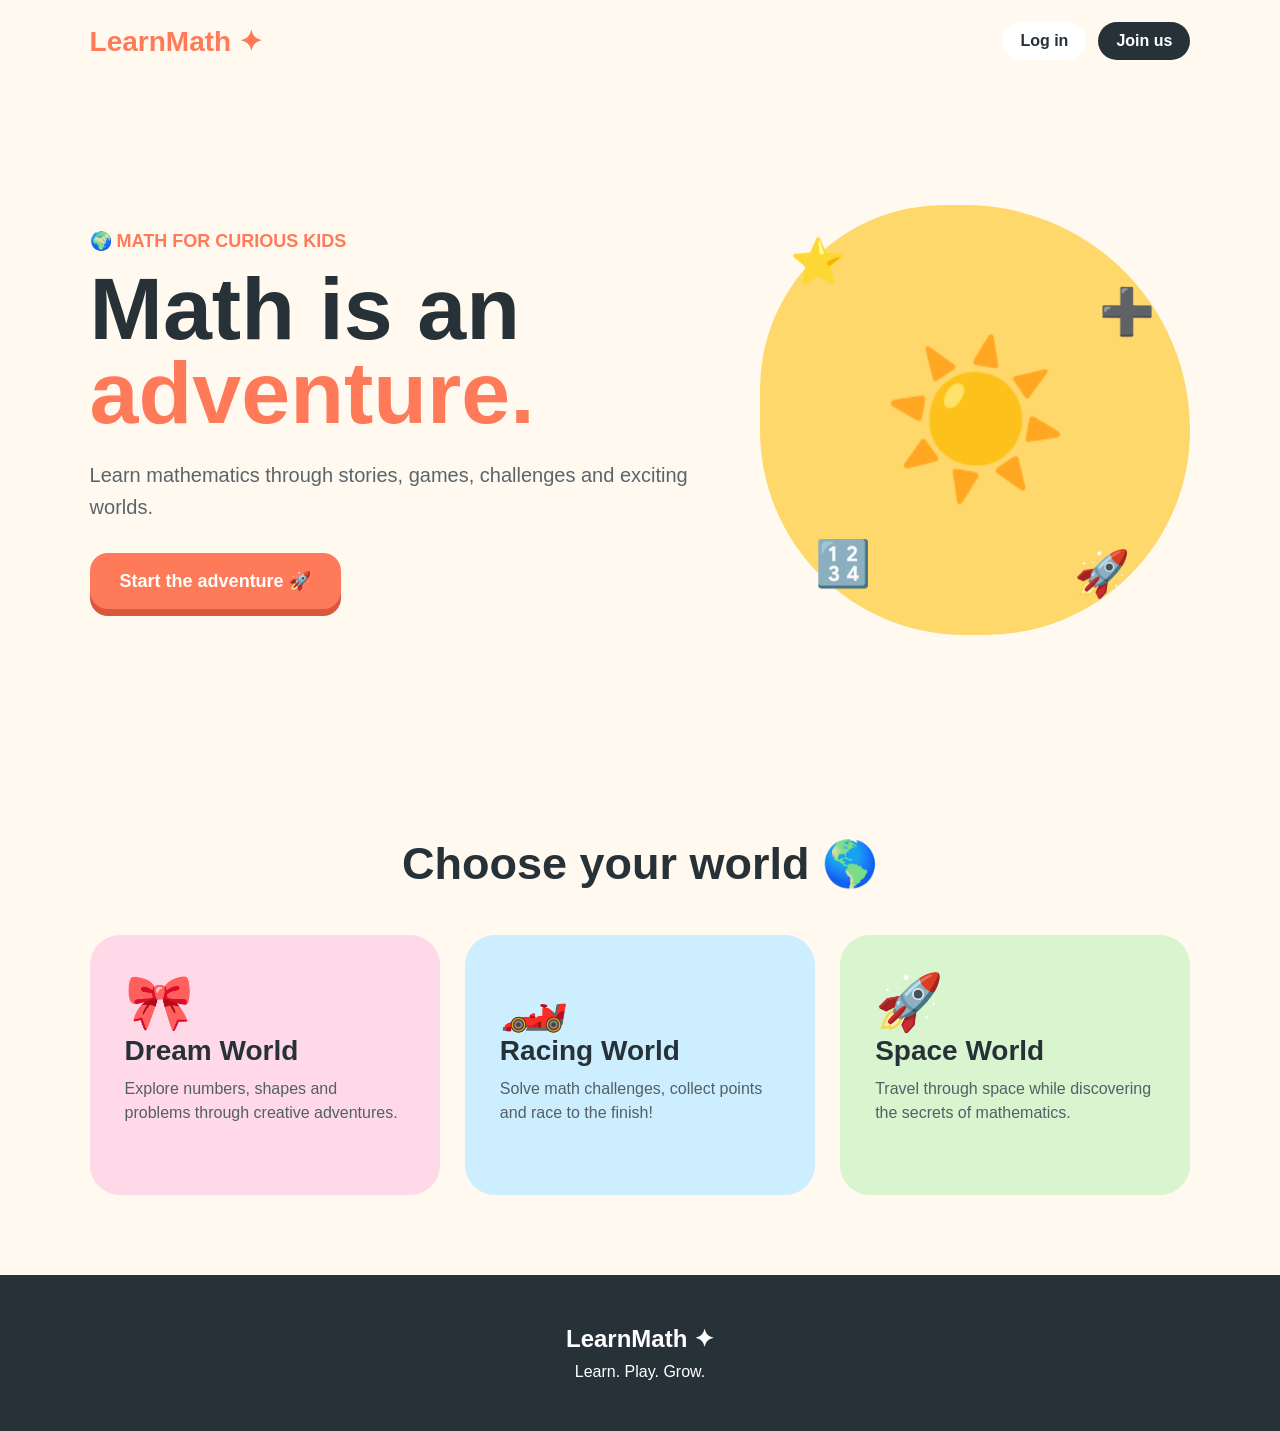
<file: index.html>
<!DOCTYPE html>
<html lang="en">
<head>
    <meta charset="UTF-8">
    <meta name="viewport" content="width=device-width, initial-scale=1.0">

    <title>LearnMath — Learn. Play. Grow.</title>

    <style>
        * {
            box-sizing: border-box;
            margin: 0;
            padding: 0;
        }

        body {
            font-family: Arial, sans-serif;
            background: #fff9ef;
            color: #263238;
        }

        /* NAVIGATION */

        nav {
            display: flex;
            justify-content: space-between;
            align-items: center;
            padding: 22px 7%;
        }

        .logo {
            font-size: 28px;
            font-weight: 800;
            color: #ff7a59;
        }

        .nav-buttons {
            display: flex;
            gap: 12px;
        }

        .nav-buttons a {
            text-decoration: none;
            color: #263238;
            font-weight: 600;
            padding: 10px 18px;
            border-radius: 20px;
        }

        .login {
            background: white;
        }

        .signup {
            background: #263238;
            color: white !important;
        }

        /* HERO */

        .hero {
            min-height: 75vh;
            display: flex;
            align-items: center;
            justify-content: space-between;
            padding: 40px 7%;
            gap: 40px;
        }

        .hero-text {
            max-width: 600px;
        }

        .small-title {
            color: #ff7a59;
            font-weight: 800;
            font-size: 18px;
            margin-bottom: 15px;
        }

        h1 {
            font-size: clamp(50px, 7vw, 88px);
            line-height: 0.95;
            margin-bottom: 25px;
        }

        h1 span {
            color: #ff7a59;
        }

        .hero-text p {
            font-size: 20px;
            line-height: 1.6;
            color: #59656b;
            margin-bottom: 30px;
        }

        .start-button {
            display: inline-block;
            background: #ff7a59;
            color: white;
            text-decoration: none;
            padding: 17px 30px;
            border-radius: 18px;
            font-size: 18px;
            font-weight: 800;
            box-shadow: 0 7px 0 #d9573a;
            transition: 0.2s;
        }

        .start-button:hover {
            transform: translateY(3px);
            box-shadow: 0 4px 0 #d9573a;
        }

        /* CHARACTER */

        .hero-art {
            width: 430px;
            height: 430px;
            border-radius: 45% 55% 50% 50%;
            background: #ffd86b;
            display: flex;
            align-items: center;
            justify-content: center;
            position: relative;
        }

        .sun {
            font-size: 150px;
        }

        .floating {
            position: absolute;
            font-size: 45px;
            animation: float 3s ease-in-out infinite;
        }

        .one {
            top: 30px;
            left: 30px;
        }

        .two {
            right: 35px;
            top: 80px;
            animation-delay: .5s;
        }

        .three {
            bottom: 45px;
            left: 55px;
            animation-delay: 1s;
        }

        .four {
            right: 60px;
            bottom: 35px;
            animation-delay: 1.5s;
        }

        @keyframes float {
            0%, 100% {
                transform: translateY(0);
            }

            50% {
                transform: translateY(-15px);
            }
        }

        /* WORLDS */

        .worlds {
            padding: 80px 7%;
        }

        .section-title {
            text-align: center;
            font-size: 45px;
            margin-bottom: 45px;
        }

        .cards {
            display: grid;
            grid-template-columns: repeat(3, 1fr);
            gap: 25px;
        }

        .card {
            padding: 35px;
            min-height: 260px;
            border-radius: 30px;
            display: flex;
            flex-direction: column;
            justify-content: space-between;
        }

        .card h3 {
            font-size: 28px;
            margin-bottom: 10px;
        }

        .card p {
            line-height: 1.5;
            color: #526067;
        }

        .card-icon {
            font-size: 55px;
        }

        .pink {
            background: #ffd9e7;
        }

        .blue {
            background: #cdeeff;
        }

        .green {
            background: #d9f5cf;
        }

        /* FOOTER */

        footer {
            text-align: center;
            padding: 50px 20px;
            background: #263238;
            color: white;
        }

        footer h2 {
            margin-bottom: 10px;
        }

        /* MOBILE */

        @media (max-width: 800px) {

            .hero {
                flex-direction: column;
                text-align: center;
            }

            .hero-art {
                width: 300px;
                height: 300px;
            }

            .sun {
                font-size: 100px;
            }

            .cards {
                grid-template-columns: 1fr;
            }

            .nav-buttons {
                display: none;
            }
        }
    </style>
</head>

<body>

    <!-- NAVIGATION -->

    <nav>
        <div class="logo">LearnMath ✦</div>

        <div class="nav-buttons">
            <a href="login.html" class="login">Log in</a>
            <a href="register.html" class="signup">Join us</a>
        </div>
    </nav>


    <!-- HERO -->

    <section class="hero">

        <div class="hero-text">

            <div class="small-title">
                🌍 MATH FOR CURIOUS KIDS
            </div>

            <h1>
                Math is an
                <span>adventure.</span>
            </h1>

            <p>
                Learn mathematics through stories, games,
                challenges and exciting worlds.
            </p>

            <a href="courses.html" class="start-button">
                Start the adventure 🚀
            </a>

        </div>


        <div class="hero-art">

            <div class="sun">☀️</div>

            <div class="floating one">⭐</div>
            <div class="floating two">➕</div>
            <div class="floating three">🔢</div>
            <div class="floating four">🚀</div>

        </div>

    </section>


    <!-- WORLDS -->

    <section class="worlds">

        <h2 class="section-title">
            Choose your world 🌎
        </h2>

        <div class="cards">

            <div class="card pink">

                <div>
                    <div class="card-icon">🎀</div>

                    <h3>Dream World</h3>

                    <p>
                        Explore numbers, shapes and
                        problems through creative adventures.
                    </p>
                </div>

            </div>


            <div class="card blue">

                <div>
                    <div class="card-icon">🏎️</div>

                    <h3>Racing World</h3>

                    <p>
                        Solve math challenges,
                        collect points and race to the finish!
                    </p>
                </div>

            </div>


            <div class="card green">

                <div>
                    <div class="card-icon">🚀</div>

                    <h3>Space World</h3>

                    <p>
                        Travel through space while
                        discovering the secrets of mathematics.
                    </p>
                </div>

            </div>

        </div>

    </section>


    <!-- FOOTER -->

    <footer>

        <h2>LearnMath ✦</h2>

        <p>
            Learn. Play. Grow.
        </p>

    </footer>

</body>
</html>
</file>
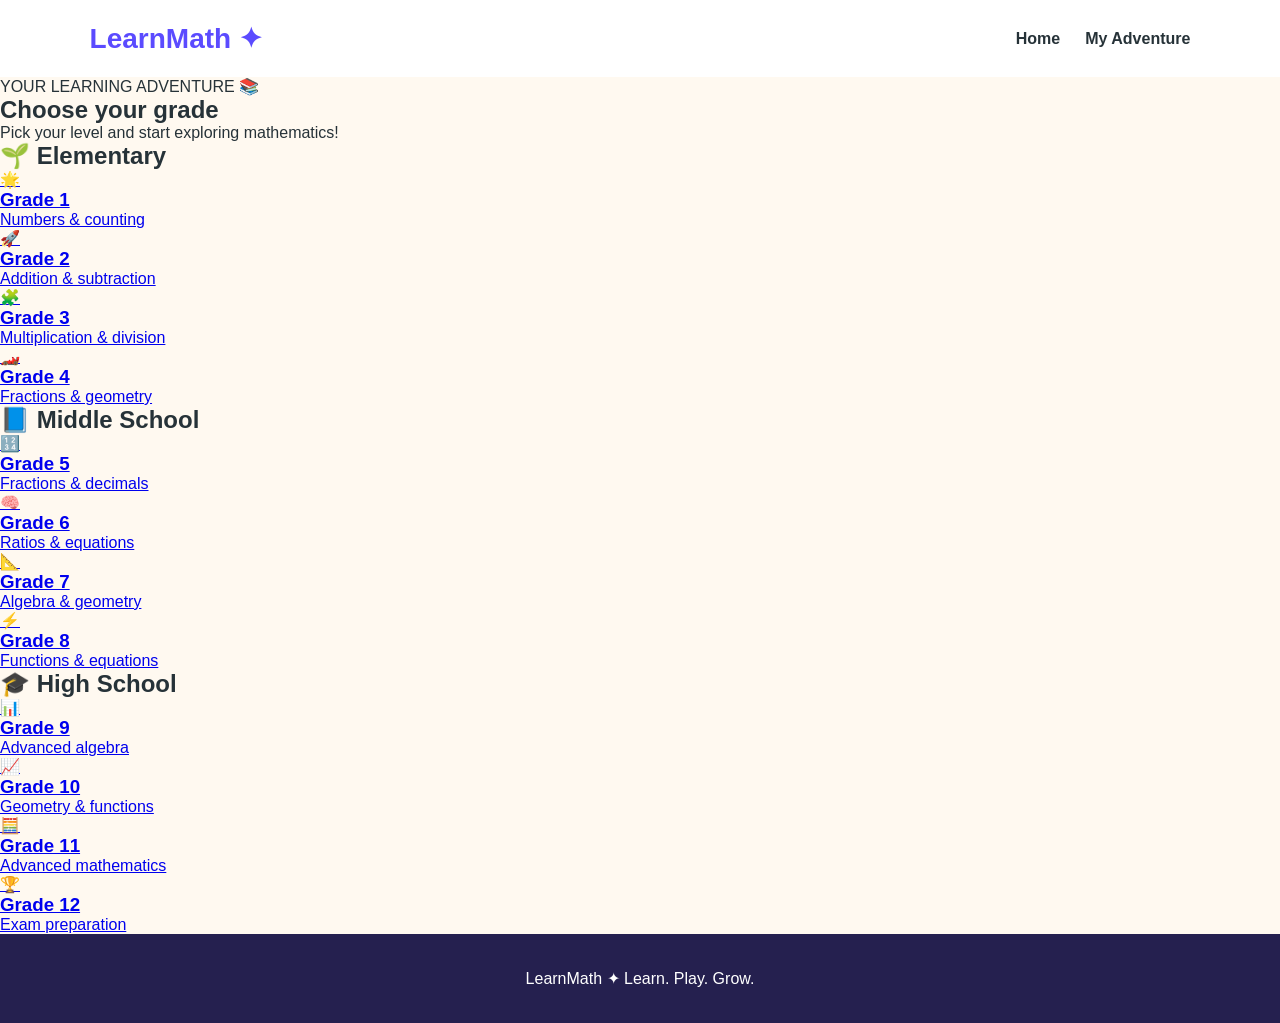
<file: courses.html>
<!DOCTYPE html>
<html lang="en">

<head>
    <meta charset="UTF-8">
    <meta name="viewport" content="width=device-width, initial-scale=1.0">

    <title>Courses — LearnMath</title>

    <link rel="stylesheet" href="style.css">
</head>

<body>

<header class="navbar">

    <div class="logo">
        LearnMath ✦
    </div>

    <div class="nav-links">
        <a href="index.html">Home</a>
        <a href="dashboard.html">My Adventure</a>
    </div>

</header>


<main class="courses-page">

    <section class="courses-intro">

        <p class="small-title">
            YOUR LEARNING ADVENTURE 📚
        </p>

        <h1>Choose your grade</h1>

        <p>
            Pick your level and start exploring mathematics!
        </p>

    </section>


    <section class="grade-section">

        <h2>🌱 Elementary</h2>

        <div class="grade-grid">

            <a href="lesson.html" class="grade-card">
                <span>🌟</span>
                <h3>Grade 1</h3>
                <p>Numbers & counting</p>
            </a>

            <a href="lesson.html" class="grade-card">
                <span>🚀</span>
                <h3>Grade 2</h3>
                <p>Addition & subtraction</p>
            </a>

            <a href="lesson.html" class="grade-card">
                <span>🧩</span>
                <h3>Grade 3</h3>
                <p>Multiplication & division</p>
            </a>

            <a href="lesson.html" class="grade-card">
                <span>🏎️</span>
                <h3>Grade 4</h3>
                <p>Fractions & geometry</p>
            </a>

        </div>

    </section>


    <section class="grade-section">

        <h2>📘 Middle School</h2>

        <div class="grade-grid">

            <a href="lesson.html" class="grade-card">
                <span>🔢</span>
                <h3>Grade 5</h3>
                <p>Fractions & decimals</p>
            </a>

            <a href="lesson.html" class="grade-card">
                <span>🧠</span>
                <h3>Grade 6</h3>
                <p>Ratios & equations</p>
            </a>

            <a href="lesson.html" class="grade-card">
                <span>📐</span>
                <h3>Grade 7</h3>
                <p>Algebra & geometry</p>
            </a>

            <a href="lesson.html" class="grade-card">
                <span>⚡</span>
                <h3>Grade 8</h3>
                <p>Functions & equations</p>
            </a>

        </div>

    </section>


    <section class="grade-section">

        <h2>🎓 High School</h2>

        <div class="grade-grid">

            <a href="lesson.html" class="grade-card">
                <span>📊</span>
                <h3>Grade 9</h3>
                <p>Advanced algebra</p>
            </a>

            <a href="lesson.html" class="grade-card">
                <span>📈</span>
                <h3>Grade 10</h3>
                <p>Geometry & functions</p>
            </a>

            <a href="lesson.html" class="grade-card">
                <span>🧮</span>
                <h3>Grade 11</h3>
                <p>Advanced mathematics</p>
            </a>

            <a href="lesson.html" class="grade-card">
                <span>🏆</span>
                <h3>Grade 12</h3>
                <p>Exam preparation</p>
            </a>

        </div>

    </section>

</main>


<footer>
    LearnMath ✦ Learn. Play. Grow.
</footer>

</body>
</html>
</file>
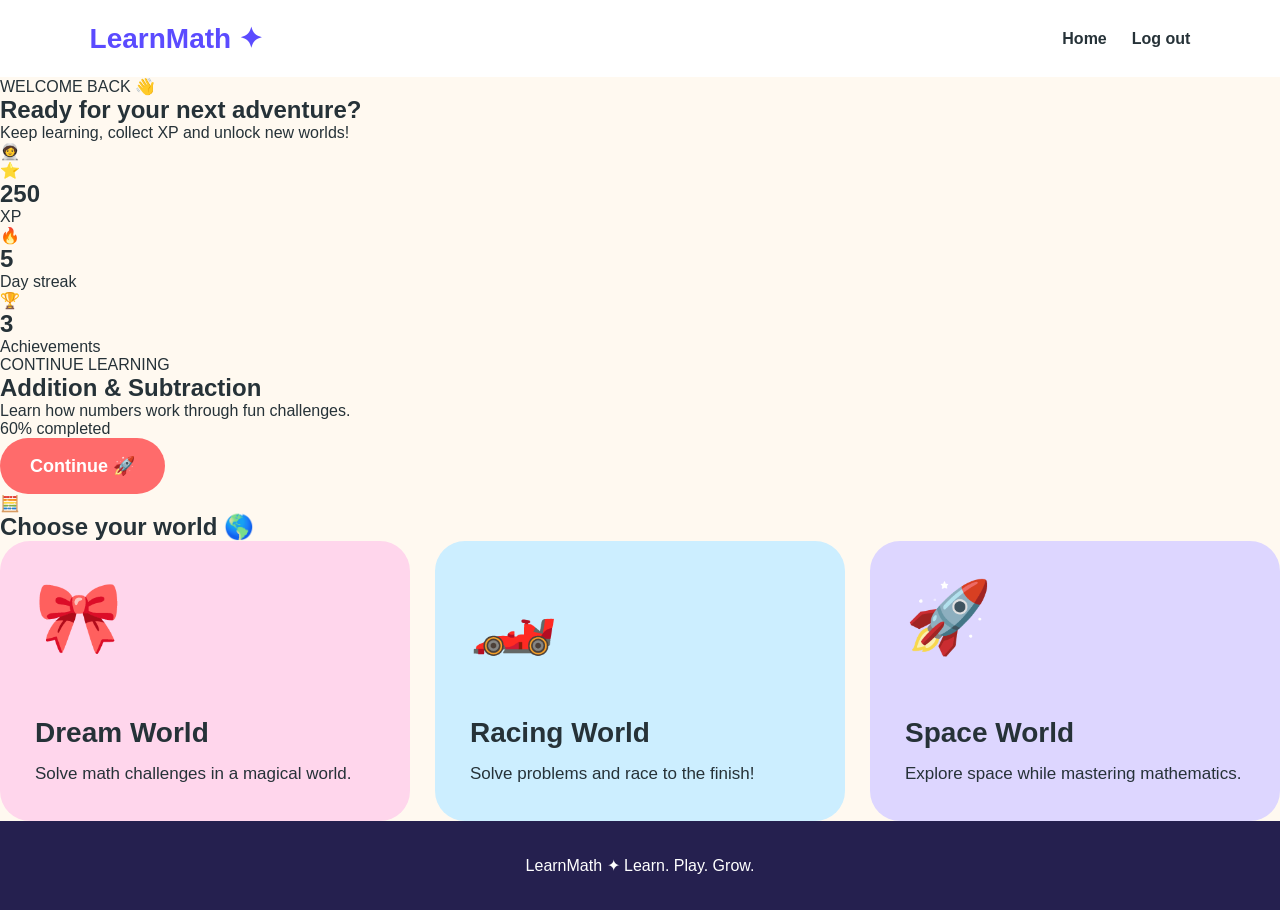
<file: dashboard.html>
<!DOCTYPE html>
<html lang="en">
<head>
    <meta charset="UTF-8">
    <meta name="viewport" content="width=device-width, initial-scale=1.0">
    <title>My Adventure — LearnMath</title>
    <link rel="stylesheet" href="style.css">
</head>

<body>

<header class="navbar">

    <div class="logo">
        LearnMath ✦
    </div>

    <div class="nav-links">
        <a href="index.html">Home</a>
        <a href="login.html">Log out</a>
    </div>

</header>


<main class="dashboard">

    <section class="welcome">

        <div>
            <p class="small-title">WELCOME BACK 👋</p>

            <h1>Ready for your next adventure?</h1>

            <p>
                Keep learning, collect XP and unlock new worlds!
            </p>
        </div>

        <div class="avatar">
            🧑‍🚀
        </div>

    </section>


    <section class="stats">

        <div class="stat-card">
            <span>⭐</span>
            <h2>250</h2>
            <p>XP</p>
        </div>

        <div class="stat-card">
            <span>🔥</span>
            <h2>5</h2>
            <p>Day streak</p>
        </div>

        <div class="stat-card">
            <span>🏆</span>
            <h2>3</h2>
            <p>Achievements</p>
        </div>

    </section>


    <section class="continue-card">

        <div>

            <p class="small-title">
                CONTINUE LEARNING
            </p>

            <h2>
                Addition & Subtraction
            </h2>

            <p>
                Learn how numbers work through fun challenges.
            </p>

            <div class="progress">
                <div class="progress-bar"></div>
            </div>

            <p class="progress-text">
                60% completed
            </p>

            <a href="lesson.html" class="hero-button">
                Continue 🚀
            </a>

        </div>

        <div class="lesson-icon">
            🧮
        </div>

    </section>


    <section class="dashboard-worlds">

        <h2>Choose your world 🌎</h2>

        <div class="world-grid">

            <div class="world-card dream-world">
                <div class="world-icon">🎀</div>

                <div>
                    <h3>Dream World</h3>
                    <p>
                        Solve math challenges in a magical world.
                    </p>
                </div>
            </div>


            <div class="world-card racing-world">
                <div class="world-icon">🏎️</div>

                <div>
                    <h3>Racing World</h3>
                    <p>
                        Solve problems and race to the finish!
                    </p>
                </div>
            </div>


            <div class="world-card space-world">
                <div class="world-icon">🚀</div>

                <div>
                    <h3>Space World</h3>
                    <p>
                        Explore space while mastering mathematics.
                    </p>
                </div>
            </div>

        </div>

    </section>

</main>


<footer>
    LearnMath ✦ Learn. Play. Grow.
</footer>


</body>
</html>
</file>
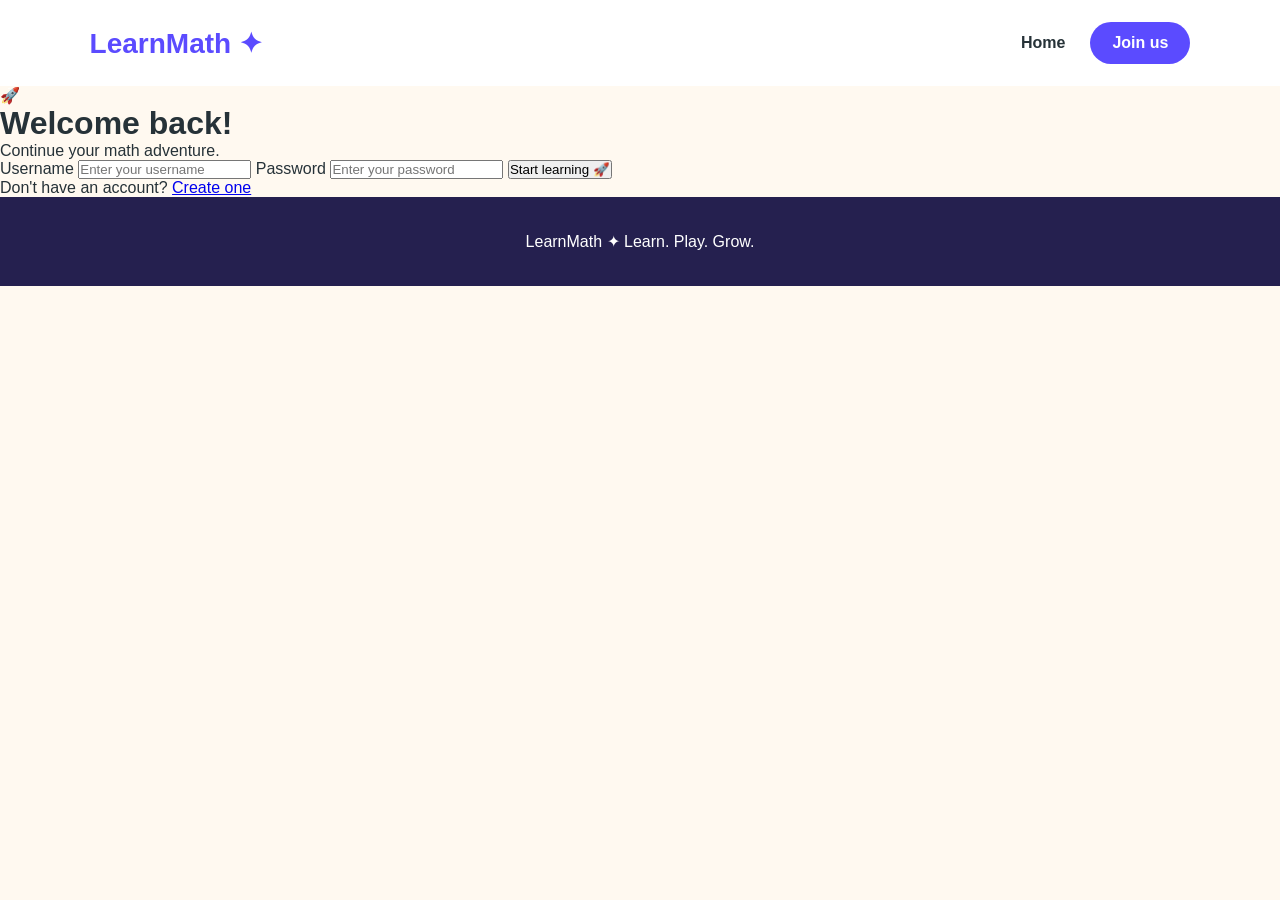
<file: login.html>
<!DOCTYPE html>
<html lang="en">
<head>
    <meta charset="UTF-8">
    <meta name="viewport" content="width=device-width, initial-scale=1.0">
    <title>Login — LearnMath</title>
    <link rel="stylesheet" href="style.css">
</head>

<body>

<header class="navbar">
    <div class="logo">LearnMath ✦</div>

    <div class="nav-links">
        <a href="index.html">Home</a>
        <a href="register.html" class="nav-button">Join us</a>
    </div>
</header>

<main class="login-page">

    <div class="login-card">

        <div class="login-icon">🚀</div>

        <h1>Welcome back!</h1>

        <p>Continue your math adventure.</p>

        <form>

            <label for="username">Username</label>
            <input
                type="text"
                id="username"
                placeholder="Enter your username"
                required
            >

            <label for="password">Password</label>
            <input
                type="password"
                id="password"
                placeholder="Enter your password"
                required
            >

            <button type="submit">
                Start learning 🚀
            </button>

        </form>

        <p class="register-text">
            Don't have an account?
            <a href="register.html">Create one</a>
        </p>

    </div>

</main>

<footer>
    LearnMath ✦ Learn. Play. Grow.
</footer>

</body>
</html>
</file>
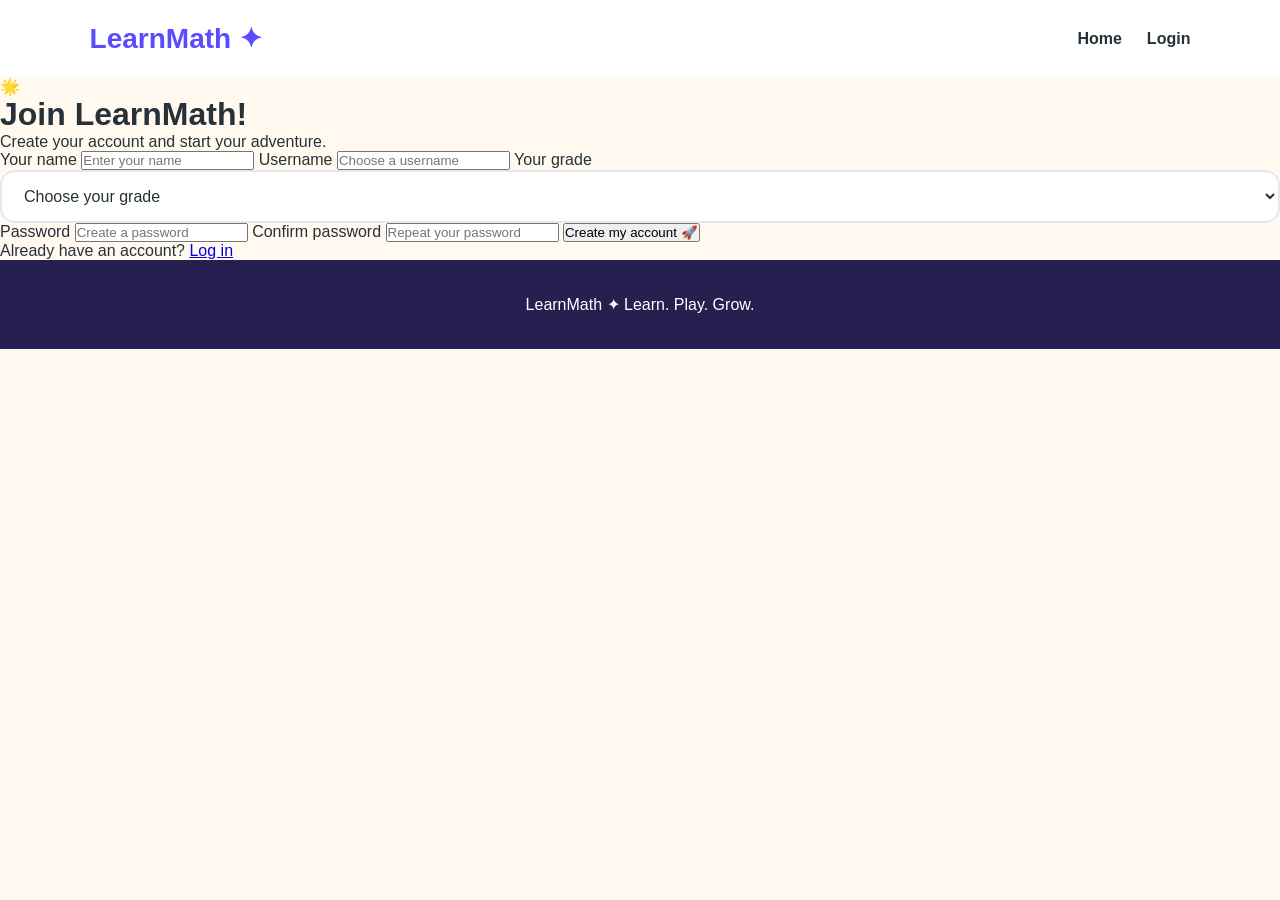
<file: register.html>
<!DOCTYPE html>
<html lang="en">
<head>
    <meta charset="UTF-8">
    <meta name="viewport" content="width=device-width, initial-scale=1.0">

    <title>Create Account — LearnMath</title>

    <link rel="stylesheet" href="style.css">
</head>

<body>

<header class="navbar">

    <div class="logo">
        LearnMath ✦
    </div>

    <div class="nav-links">
        <a href="index.html">Home</a>
        <a href="login.html">Login</a>
    </div>

</header>


<main class="login-page">

    <div class="login-card">

        <div class="login-icon">
            🌟
        </div>

        <h1>Join LearnMath!</h1>

        <p>Create your account and start your adventure.</p>


        <form id="registerForm">

            <label for="name">
                Your name
            </label>

            <input
                type="text"
                id="name"
                placeholder="Enter your name"
                required
            >


            <label for="username">
                Username
            </label>

            <input
                type="text"
                id="username"
                placeholder="Choose a username"
                required
            >


            <label for="grade">
                Your grade
            </label>

            <select id="grade" required>

                <option value="">
                    Choose your grade
                </option>

                <option value="1">
                    Grade 1
                </option>

                <option value="2">
                    Grade 2
                </option>

                <option value="3">
                    Grade 3
                </option>

                <option value="4">
                    Grade 4
                </option>

                <option value="5">
                    Grade 5
                </option>

                <option value="6">
                    Grade 6
                </option>

                <option value="7">
                    Grade 7
                </option>

                <option value="8">
                    Grade 8
                </option>

                <option value="9">
                    Grade 9
                </option>

                <option value="10">
                    Grade 10
                </option>

                <option value="11">
                    Grade 11
                </option>

                <option value="12">
                    Grade 12
                </option>

            </select>


            <label for="password">
                Password
            </label>

            <input
                type="password"
                id="password"
                placeholder="Create a password"
                required
            >


            <label for="confirm-password">
                Confirm password
            </label>

            <input
                type="password"
                id="confirm-password"
                placeholder="Repeat your password"
                required
            >


            <button type="submit">
                Create my account 🚀
            </button>

        </form>


        <p class="register-text">

            Already have an account?

            <a href="login.html">
                Log in
            </a>

        </p>

    </div>

</main>


<footer>
    LearnMath ✦ Learn. Play. Grow.
</footer>

<script src="js/auth.js"></script>
    
</body>
</html>
</file>
<file: style.css>
* {
    margin: 0;
    padding: 0;
    box-sizing: border-box;
}

body {
    font-family: Arial, sans-serif;
    background: #fff9f0;
    color: #263238;
    overflow-x: hidden;
}

/* ===== NAVBAR ===== */

.navbar {
    display: flex;
    justify-content: space-between;
    align-items: center;
    padding: 22px 7%;
    background: white;
}

.logo {
    font-size: 28px;
    font-weight: 800;
    color: #5b4bff;
}
/* ===== REGISTER ===== */

.login-card select {
    width: 100%;
    padding: 15px 18px;
    border: 2px solid #e8e5f0;
    border-radius: 15px;
    font-size: 16px;
    background: white;
    color: #263238;
    outline: none;
}

.login-card select:focus {
    border-color: #5b4bff;
}
.nav-links {
    display: flex;
    gap: 25px;
    align-items: center;
}

.nav-links a {
    text-decoration: none;
    color: #263238;
    font-weight: 600;
}

.nav-button {
    background: #5b4bff;
    color: white !important;
    padding: 12px 22px;
    border-radius: 25px;
}

/* ===== HERO ===== */

.hero {
    min-height: 650px;
    padding: 70px 7%;
    display: flex;
    align-items: center;
    justify-content: space-between;
    gap: 50px;
}

.hero-text {
    max-width: 600px;
}

.hero-text h1 {
    font-size: clamp(45px, 6vw, 80px);
    line-height: 0.95;
    margin-bottom: 25px;
    color: #25204f;
}

.hero-text p {
    font-size: 20px;
    line-height: 1.6;
    color: #59636e;
    margin-bottom: 35px;
}

.hero-button {
    display: inline-block;
    background: #ff6b6b;
    color: white;
    text-decoration: none;
    padding: 17px 30px;
    border-radius: 35px;
    font-size: 18px;
    font-weight: 700;
    transition: 0.2s;
}

.hero-button:hover {
    transform: translateY(-4px);
}

/* ===== HERO ART ===== */

.hero-art {
    width: 430px;
    height: 430px;
    background: #ffe36e;
    border-radius: 45% 55% 50% 50%;
    display: flex;
    justify-content: center;
    align-items: center;
    font-size: 150px;
    transform: rotate(3deg);
    box-shadow: 15px 20px 0 #ffb84d;
}

/* ===== WORLDS ===== */

.worlds {
    padding: 80px 7%;
    background: white;
}

.section-title {
    text-align: center;
    font-size: 45px;
    margin-bottom: 50px;
    color: #25204f;
}

.world-grid {
    display: grid;
    grid-template-columns: repeat(3, 1fr);
    gap: 25px;
}

.world-card {
    padding: 35px;
    border-radius: 30px;
    min-height: 280px;
    display: flex;
    flex-direction: column;
    justify-content: space-between;
    transition: 0.25s;
}

.world-card:hover {
    transform: translateY(-10px) rotate(-1deg);
}

.world-card h3 {
    font-size: 28px;
    margin-bottom: 12px;
}

.world-card p {
    font-size: 17px;
    line-height: 1.5;
}

.world-icon {
    font-size: 70px;
}

/* Individual worlds */

.dream-world {
    background: #ffd6ec;
}

.racing-world {
    background: #cceeff;
}

.space-world {
    background: #ddd6ff;
}

/* ===== FOOTER ===== */

footer {
    padding: 35px 7%;
    text-align: center;
    background: #25204f;
    color: white;
}

/* ===== MOBILE ===== */

@media (max-width: 850px) {

    .hero {
        flex-direction: column;
        text-align: center;
        padding-top: 50px;
    }

    .hero-art {
        width: 300px;
        height: 300px;
        font-size: 100px;
    }

    .world-grid {
        grid-template-columns: 1fr;
    }

    .nav-links {
        gap: 12px;
    }

    .nav-links a {
        font-size: 14px;
    }
}

@media (max-width: 500px) {

    .navbar {
        padding: 18px 5%;
    }

    .logo {
        font-size: 22px;
    }

    .nav-links a:not(.nav-button) {
        display: none;
    }

    .hero {
        min-height: auto;
        padding: 50px 5%;
    }

    .hero-text h1 {
        font-size: 48px;
    }

    .hero-text p {
        font-size: 17px;
    }

    .hero-art {
        width: 240px;
        height: 240px;
        font-size: 80px;
    }

    .worlds {
        padding: 60px 5%;
    }
/* ===== DASHBOARD ===== */

.dashboard {
    padding: 60px 7%;
    background: #fff9f0;
    min-height: 700px;
}

.welcome {
    display: flex;
    justify-content: space-between;
    align-items: center;
    background: white;
    padding: 40px;
    border-radius: 35px;
    margin-bottom: 30px;
}

.small-title {
    color: #5b4bff;
    font-weight: 800;
    letter-spacing: 1px;
    margin-bottom: 10px;
}

.welcome h1 {
    font-size: 40px;
    color: #25204f;
    margin-bottom: 12px;
}

.welcome p {
    color: #69737d;
    font-size: 18px;
}

.avatar {
    font-size: 90px;
    background: #ddd6ff;
    width: 150px;
    height: 150px;
    border-radius: 50%;
    display: flex;
    justify-content: center;
    align-items: center;
}

/* STATS */

.stats {
    display: grid;
    grid-template-columns: repeat(3, 1fr);
    gap: 20px;
    margin-bottom: 30px;
}

.stat-card {
    background: white;
    padding: 25px;
    border-radius: 25px;
    text-align: center;
}

.stat-card span {
    font-size: 35px;
}

.stat-card h2 {
    font-size: 32px;
    color: #25204f;
    margin: 5px 0;
}

.stat-card p {
    color: #69737d;
}

/* CONTINUE */

.continue-card {
    background: #cceeff;
    padding: 40px;
    border-radius: 35px;
    display: flex;
    justify-content: space-between;
    align-items: center;
    margin-bottom: 60px;
}

.continue-card h2 {
    font-size: 32px;
    color: #25204f;
    margin-bottom: 10px;
}

.continue-card p {
    color: #59636e;
    margin-bottom: 15px;
}

.progress {
    width: 100%;
    max-width: 500px;
    height: 14px;
    background: white;
    border-radius: 20px;
    overflow: hidden;
    margin: 20px 0 8px;
}

.progress-bar {
    width: 60%;
    height: 100%;
    background: #5b4bff;
    border-radius: 20px;
}

.progress-text {
    font-size: 14px;
}

.lesson-icon {
    font-size: 100px;
}

/* WORLDS */

.dashboard-worlds h2 {
    font-size: 36px;
    color: #25204f;
    margin-bottom: 30px;
}


/* MOBILE */

@media (max-width: 700px) {

    .welcome {
        flex-direction: column;
        text-align: center;
        gap: 25px;
    }

    .welcome h1 {
        font-size: 30px;
    }

    .stats {
        grid-template-columns: 1fr;
    }

    .continue-card {
        flex-direction: column;
        gap: 30px;
        text-align: center;
    }

    .dashboard {
        padding: 40px 5%;
    }
    .section-title {
        font-size: 35px;
    }
}
/* ===== LESSON ===== */

.lesson-page {
    min-height: 700px;
    padding: 50px 7%;
    background: #fff9f0;
}

.lesson-header {
    display: flex;
    justify-content: space-between;
    align-items: center;
    margin-bottom: 35px;
}

.lesson-header h1 {
    font-size: 42px;
    color: #25204f;
}

.xp-counter {
    background: #ffe36e;
    padding: 14px 22px;
    border-radius: 25px;
    font-weight: 800;
    font-size: 18px;
}

.question-card {
    max-width: 850px;
    margin: auto;
    background: white;
    padding: 50px;
    border-radius: 35px;
    text-align: center;
    box-shadow: 0 15px 45px rgba(37, 32, 79, 0.1);
}

.question-number {
    color: #69737d;
    font-weight: 700;
}

.math-problem {
    font-size: 70px;
    font-weight: 900;
    color: #25204f;
    margin: 35px 0 15px;
}

.choose-text {
    color: #69737d;
    font-size: 18px;
    margin-bottom: 30px;
}

.answers {
    display: grid;
    grid-template-columns: repeat(2, 1fr);
    gap: 18px;
}

.answer {
    padding: 20px;
    border: 3px solid #e8e5f0;
    background: white;
    border-radius: 20px;
    font-size: 24px;
    font-weight: 800;
    color: #25204f;
    cursor: pointer;
    transition: 0.2s;
}

.answer:hover {
    transform: translateY(-4px);
    border-color: #5b4bff;
    background: #f5f3ff;
}

.answer:disabled {
    cursor: default;
    opacity: 0.8;
}

.feedback {
    min-height: 35px;
    margin: 25px 0 10px;
    font-size: 20px;
    font-weight: 800;
}

.feedback.correct {
    color: #28a745;
}

.feedback.wrong {
    color: #ff6b6b;
}

.next-button {
    margin-top: 10px;
    padding: 15px 30px;
    border: none;
    border-radius: 25px;
    background: #5b4bff;
    color: white;
    font-size: 17px;
    font-weight: 700;
    cursor: pointer;
}

.lesson-progress {
    max-width: 850px;
    margin: 30px auto;
}

.completion-icon {
    font-size: 90px;
}

.completion h1 {
    font-size: 40px;
    color: #25204f;
    margin: 15px 0;
}

.completion p {
    font-size: 19px;
    color: #69737d;
    margin-bottom: 25px;
}

.final-xp {
    font-size: 28px;
    font-weight: 800;
    margin-bottom: 30px;
}


@media (max-width: 650px) {

    .lesson-header {
        flex-direction: column;
        align-items: flex-start;
        gap: 20px;
    }

    .lesson-header h1 {
        font-size: 32px;
    }

    .question-card {
        padding: 30px 20px;
    }

    .math-problem {
        font-size: 50px;
    }

    .answers {
        grid-template-columns: 1fr;
    }
}
/* ===== COURSES ===== */

.courses-page {
    min-height: 750px;
    padding: 60px 7%;
    background: #fff9f0;
}

.courses-intro {
    text-align: center;
    margin-bottom: 60px;
}

.courses-intro h1 {
    font-size: 50px;
    color: #25204f;
    margin: 10px 0;
}

.courses-intro p:last-child {
    color: #69737d;
    font-size: 19px;
}

.grade-section {
    margin-bottom: 60px;
}

.grade-section > h2 {
    font-size: 30px;
    color: #25204f;
    margin-bottom: 25px;
}

.grade-grid {
    display: grid;
    grid-template-columns: repeat(4, 1fr);
    gap: 20px;
}

.grade-card {
    background: white;
    padding: 30px 20px;
    border-radius: 28px;
    text-align: center;
    text-decoration: none;
    color: #25204f;
    box-shadow: 0 10px 30px rgba(37, 32, 79, 0.07);
    transition: 0.2s;
}

.grade-card:hover {
    transform: translateY(-8px);
    box-shadow: 0 15px 35px rgba(37, 32, 79, 0.13);
}

.grade-card span {
    display: block;
    font-size: 50px;
    margin-bottom: 15px;
}

.grade-card h3 {
    font-size: 24px;
    margin-bottom: 8px;
}

.grade-card p {
    color: #69737d;
    font-size: 15px;
}


@media (max-width: 900px) {

    .grade-grid {
        grid-template-columns: repeat(2, 1fr);
    }

}


@media (max-width: 500px) {

    .courses-page {
        padding: 45px 5%;
    }

    .courses-intro h1 {
        font-size: 38px;
    }

    .grade-grid {
        grid-template-columns: 1fr;
    }

}
</file>
